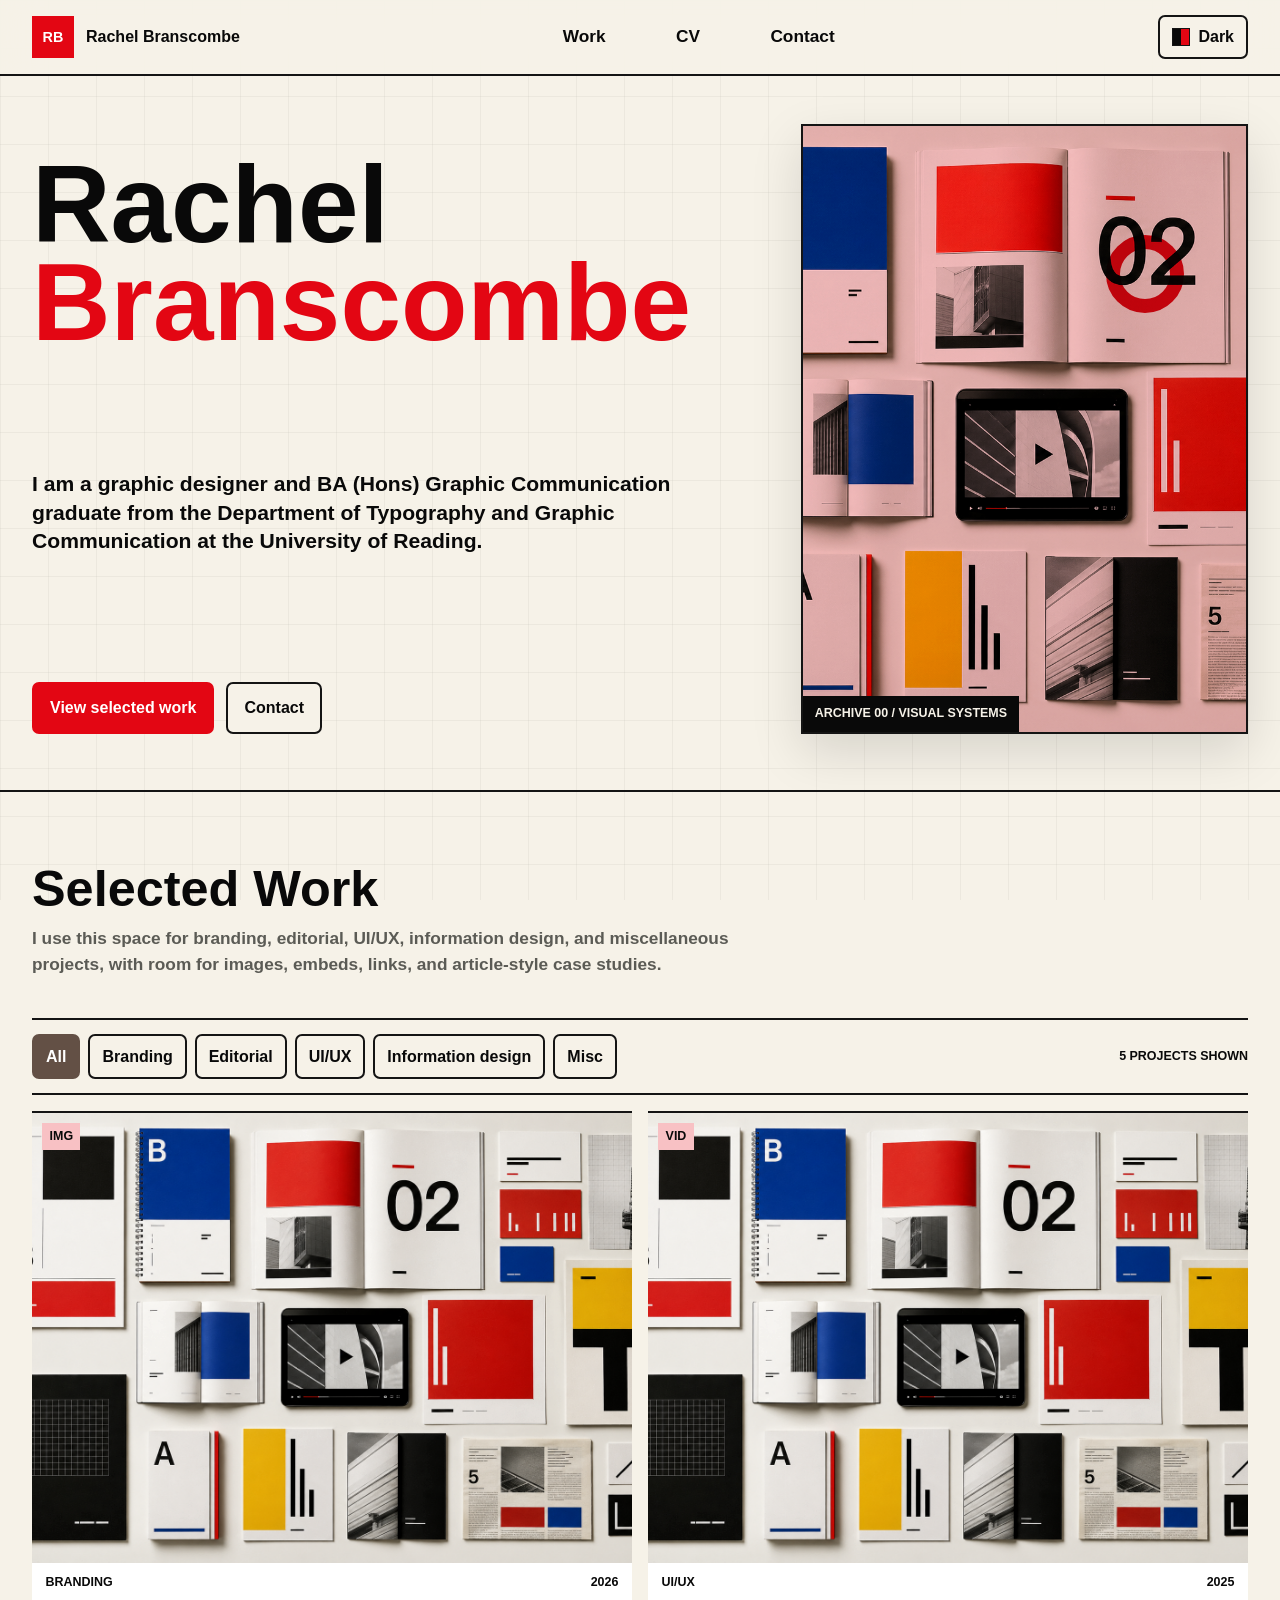
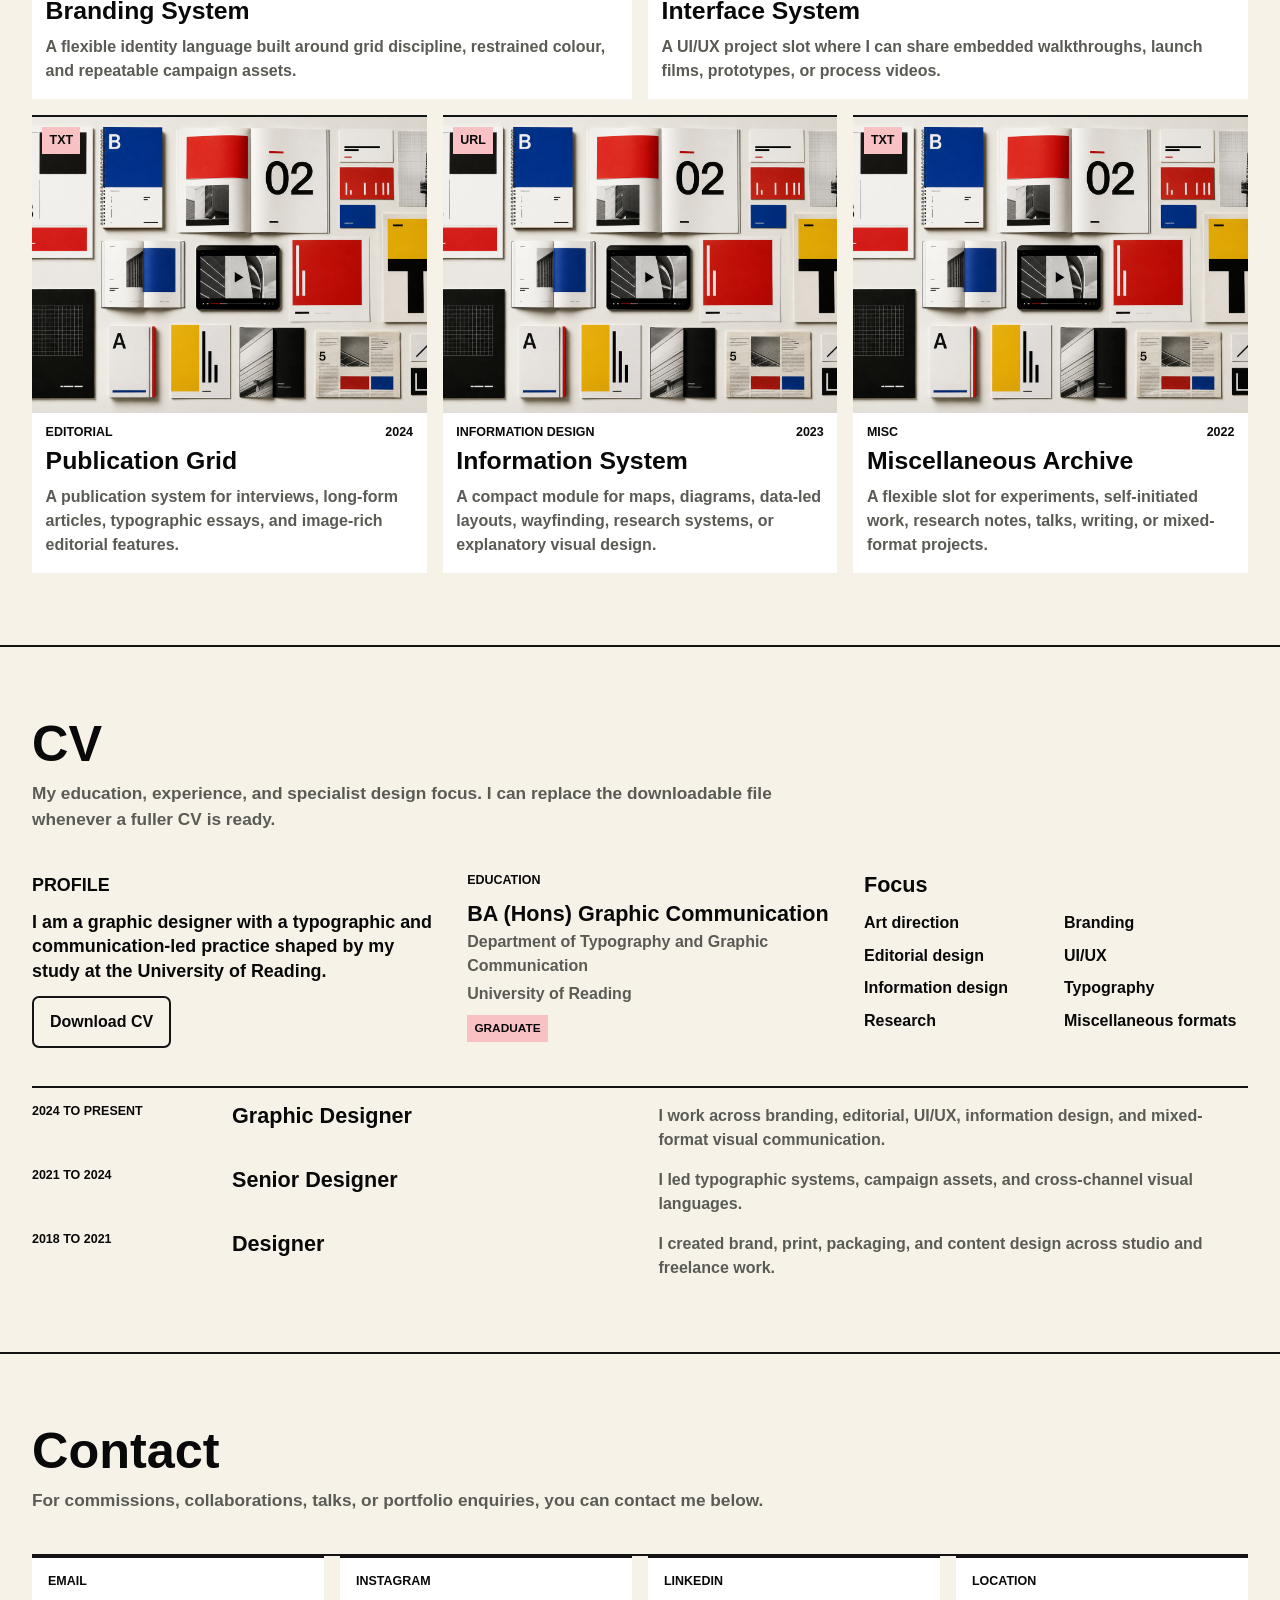
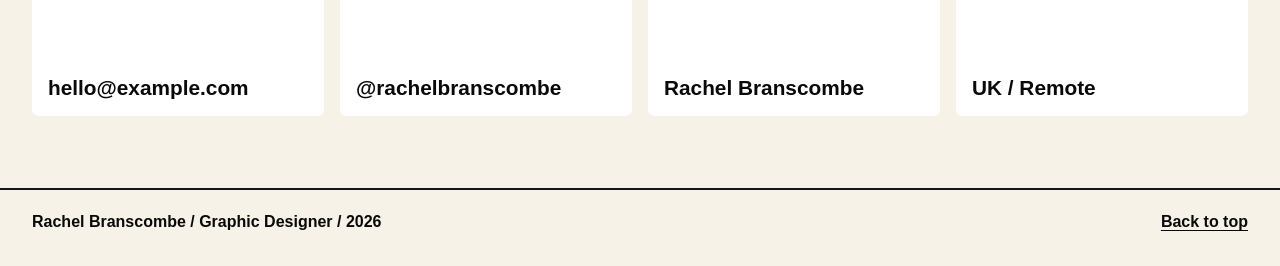
<file: index.html>
<!doctype html>
<html lang="en">
  <head>
    <meta charset="UTF-8" />
    <meta name="viewport" content="width=device-width, initial-scale=1.0" />
    <meta
      name="description"
      content="Graphic design portfolio for Rachel Branscombe, built as a modular Swiss modernist site."
    />
    <meta name="theme-color" content="#f6f2e8" />
    <title>Rachel Branscombe | Graphic Design Portfolio</title>
    <link rel="icon" href="./favicon.svg" type="image/svg+xml" />
    <link rel="preload" href="./content/images/swiss-portfolio-flatlay.png" as="image" />
    <link rel="stylesheet" href="./src/styles.css" />
    <script src="./content/site-data.js" defer></script>
    <script src="./src/app.js" defer></script>
  </head>
  <body>
    <a class="skip-link" href="#main">Skip to content</a>
    <header class="site-header" aria-label="Primary navigation">
      <a class="brand" href="#top" aria-label="Rachel Brans home">
        <span class="brand-mark" aria-hidden="true">RB</span>
        <span class="brand-wordmark">Rachel Branscombe</span>
      </a>
      <nav class="site-nav" id="site-nav" aria-label="Site sections"></nav>
      <button
        class="theme-toggle"
        id="theme-toggle"
        type="button"
        aria-label="Toggle color theme"
        aria-pressed="false"
      >
        <span class="theme-swatch" aria-hidden="true"></span>
        <span class="theme-label">Dark</span>
      </button>
    </header>

    <main id="main">
      <section class="hero" id="top" aria-labelledby="hero-title">
        <div class="hero-type">
          <h1 id="hero-title" class="hero-title"></h1>
          <p class="hero-copy" id="hero-copy"></p>
          <div class="hero-actions" id="hero-actions"></div>
        </div>

        <div class="hero-media" aria-labelledby="hero-media-title">
          <div class="media-frame">
            <img id="hero-image" src="" alt="" />
            <div class="pointer-target" aria-hidden="true"></div>
            <p class="media-index" id="hero-media-title"></p>
          </div>
        </div>
      </section>

      <section class="work section-shell" id="work" aria-labelledby="work-title">
        <div class="section-heading">
          <div>
            <h2 id="work-title">Selected Work</h2>
            <p id="work-intro"></p>
          </div>
        </div>
        <div class="work-toolbar" aria-label="Project filters">
          <div class="filter-list" id="project-filters"></div>
          <p class="result-count" id="result-count" aria-live="polite"></p>
        </div>
        <div class="project-grid" id="project-grid"></div>
      </section>

      <section class="cv section-shell" id="cv" aria-labelledby="cv-title">
        <div class="section-heading">
          <div>
            <h2 id="cv-title">CV</h2>
            <p id="cv-summary"></p>
          </div>
        </div>
        <div class="cv-layout">
          <div class="competencies" id="competencies"></div>
          <div class="cv-timeline" id="cv-timeline"></div>
        </div>
      </section>

      <section class="contact section-shell" id="contact" aria-labelledby="contact-title">
        <div class="section-heading">
          <div>
            <h2 id="contact-title">Contact</h2>
            <p id="contact-intro"></p>
          </div>
        </div>
        <div class="contact-grid" id="contact-grid"></div>
      </section>
    </main>

    <footer class="site-footer">
      <p id="footer-credit"></p>
      <a href="#top">Back to top</a>
    </footer>

    <dialog class="project-dialog" id="project-dialog" aria-labelledby="dialog-title">
      <button class="dialog-close" id="dialog-close" type="button" aria-label="Close project">
        <span aria-hidden="true">x</span>
      </button>
      <div class="dialog-content" id="dialog-content"></div>
    </dialog>
  </body>
</html>
</file>
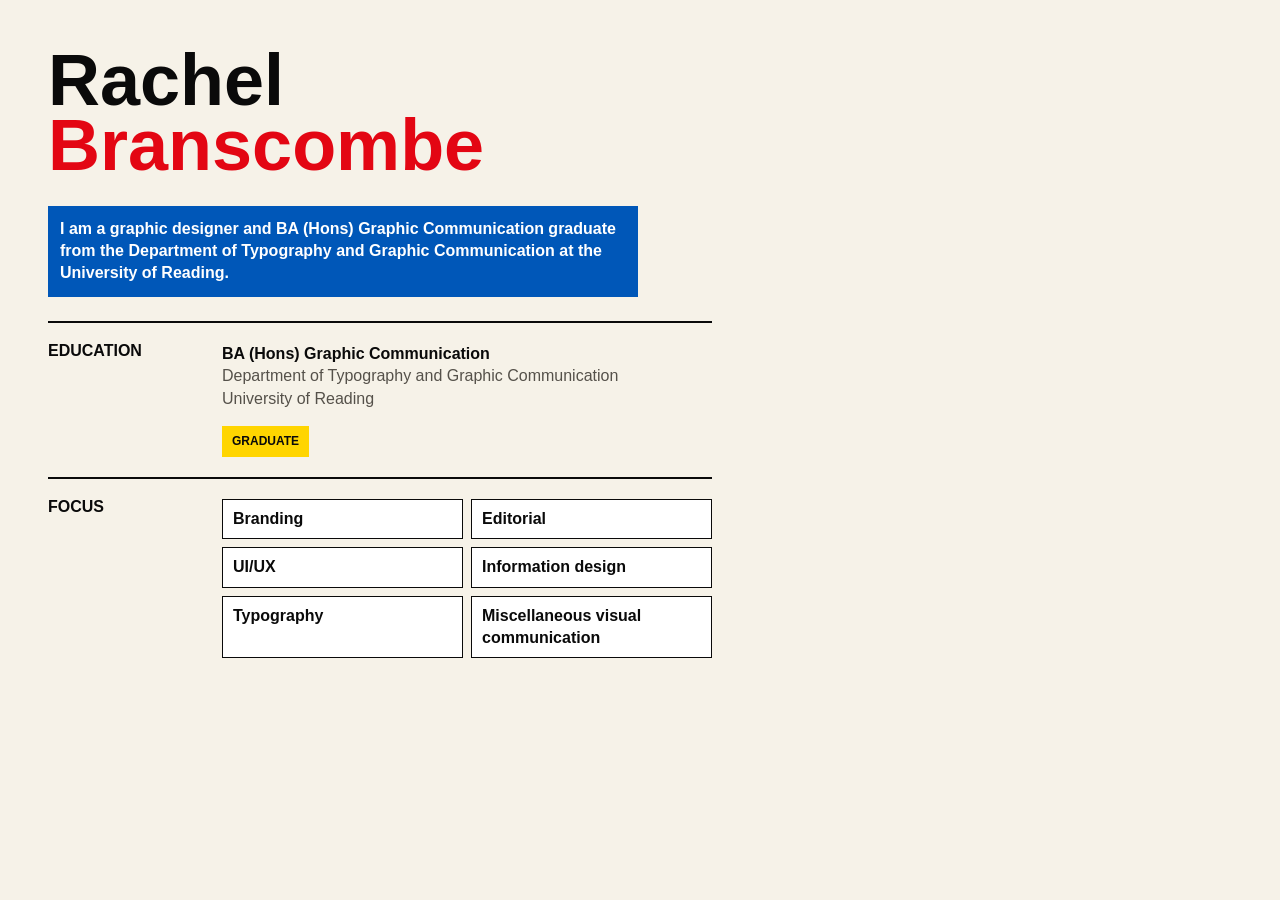
<file: content/cv/rachel-branscombe-cv.html>
<!doctype html>
<html lang="en">
  <head>
    <meta charset="UTF-8" />
    <meta name="viewport" content="width=device-width, initial-scale=1.0" />
    <title>Rachel Branscombe CV</title>
    <style>
      :root {
        --ink: #0a0a0a;
        --muted: #55514a;
        --paper: #f6f2e8;
        --red: #e30613;
        --blue: #0057b8;
        --yellow: #ffd500;
      }

      * {
        box-sizing: border-box;
      }

      body {
        margin: 0;
        background: var(--paper);
        color: var(--ink);
        font-family: "Helvetica Neue", Helvetica, Arial, sans-serif;
        line-height: 1.4;
      }

      main {
        max-width: 760px;
        min-height: 100vh;
        padding: 48px;
      }

      h1 {
        max-width: 9ch;
        margin: 0 0 28px;
        font-size: 72px;
        line-height: 0.9;
      }

      h1 span {
        display: block;
        color: var(--red);
      }

      h2 {
        margin: 0 0 12px;
        font-size: 16px;
        line-height: 1;
        text-transform: uppercase;
      }

      p {
        margin: 0;
      }

      section {
        display: grid;
        grid-template-columns: 150px 1fr;
        gap: 24px;
        padding: 20px 0;
        border-top: 2px solid var(--ink);
      }

      .intro {
        display: block;
        max-width: 590px;
        margin-bottom: 24px;
        padding: 12px;
        background: var(--blue);
        color: #fff;
        font-weight: 700;
      }

      .detail {
        font-weight: 700;
      }

      .muted {
        color: var(--muted);
      }

      ul {
        display: grid;
        grid-template-columns: repeat(2, minmax(0, 1fr));
        gap: 8px;
        margin: 0;
        padding: 0;
        list-style: none;
      }

      li {
        padding: 8px 10px;
        background: #fff;
        border: 1.5px solid var(--ink);
        font-weight: 700;
      }

      .marker {
        display: inline-block;
        margin-top: 16px;
        padding: 7px 10px;
        background: var(--yellow);
        color: var(--ink);
        font-size: 12px;
        font-weight: 900;
        text-transform: uppercase;
      }

      @page {
        size: A4;
        margin: 0;
      }
    </style>
  </head>
  <body>
    <main>
      <h1>Rachel <span>Branscombe</span></h1>
      <p class="intro">
        I am a graphic designer and BA (Hons) Graphic Communication graduate from the Department of
        Typography and Graphic Communication at the University of Reading.
      </p>

      <section>
        <h2>Education</h2>
        <div>
          <p class="detail">BA (Hons) Graphic Communication</p>
          <p class="muted">Department of Typography and Graphic Communication</p>
          <p class="muted">University of Reading</p>
          <p class="marker">Graduate</p>
        </div>
      </section>

      <section>
        <h2>Focus</h2>
        <ul>
          <li>Branding</li>
          <li>Editorial</li>
          <li>UI/UX</li>
          <li>Information design</li>
          <li>Typography</li>
          <li>Miscellaneous visual communication</li>
        </ul>
      </section>
    </main>
  </body>
</html>
</file>
<file: src/styles.css>
:root {
  color-scheme: light;
  --paper: #f6f2e8;
  --paper-soft: #ebe6da;
  --ink: #090909;
  --muted: #5b5b55;
  --line: #141414;
  --red: #e30613;
  --blue: #635045;
  --yellow: #f8c1c4;
  --focus: #635045;
  --theme-swatch-base: #090909;
  --grey: #cfcfc8;
  --surface: #ffffff;
  --shadow: 0 18px 48px rgba(9, 9, 9, 0.13);
  --header-height: 76px;
  --max-width: 1680px;
  --corner: 7px;
}

:root[data-theme="dark"] {
  color-scheme: dark;
  --paper: #111111;
  --paper-soft: #1d1d1a;
  --ink: #f7f2e8;
  --muted: #b7b3a8;
  --line: #f7f2e8;
  --surface: #181818;
  --grey: #3a3a36;
  --shadow: 0 18px 48px rgba(0, 0, 0, 0.42);
  --focus: #f8c1c4;
  --theme-swatch-base: #ffffff;
}

*,
*::before,
*::after {
  box-sizing: border-box;
}

html {
  scroll-behavior: smooth;
}

body {
  margin: 0;
  background: var(--paper);
  color: var(--ink);
  font-family:
    "Helvetica Neue",
    Helvetica,
    Arial,
    sans-serif;
  font-size: 1rem;
  line-height: 1.5;
  letter-spacing: 0;
}

body::before {
  position: fixed;
  inset: 0;
  z-index: -1;
  pointer-events: none;
  content: "";
  background-image:
    linear-gradient(to right, color-mix(in srgb, var(--ink) 8%, transparent) 1px, transparent 1px),
    linear-gradient(to bottom, color-mix(in srgb, var(--ink) 8%, transparent) 1px, transparent 1px);
  background-size: 48px 48px;
  opacity: 0.5;
}

img,
iframe {
  display: block;
  max-width: 100%;
}

a {
  color: inherit;
  text-decoration-thickness: 0.08em;
  text-underline-offset: 0.18em;
}

button,
a {
  -webkit-tap-highlight-color: transparent;
}

button {
  font: inherit;
}

:focus-visible {
  outline: 3px solid var(--focus);
  outline-offset: 4px;
}

.skip-link {
  position: fixed;
  top: 14px;
  left: 14px;
  z-index: 20;
  transform: translateY(-160%);
  background: var(--yellow);
  color: #090909;
  padding: 0.65rem 0.85rem;
  font-weight: 700;
}

.skip-link:focus {
  transform: translateY(0);
}

.site-header {
  position: sticky;
  top: 0;
  z-index: 10;
  display: grid;
  grid-template-columns: auto 1fr auto;
  align-items: center;
  gap: 1rem;
  min-height: var(--header-height);
  padding: 0 2rem;
  border-bottom: 2px solid var(--line);
  background: color-mix(in srgb, var(--paper) 92%, transparent);
  backdrop-filter: blur(18px);
}

.brand,
.site-nav,
.theme-toggle {
  display: flex;
  align-items: center;
}

.brand {
  gap: 0.75rem;
  font-weight: 600;
  text-decoration: none;
}

.brand-mark {
  display: grid;
  width: 42px;
  aspect-ratio: 1;
  place-items: center;
  background: var(--red);
  color: #fff;
  font-size: 0.9rem;
  line-height: 1;
}

.brand-wordmark {
  white-space: nowrap;
}

.site-nav {
  justify-content: center;
  gap: clamp(2.25rem, 5vw, 5.5rem);
}

.site-nav a {
  padding: 0.35rem 0.2rem;
  font-size: 1.08rem;
  font-weight: 600;
  text-decoration: none;
}

.theme-toggle {
  gap: 0.55rem;
  min-height: 44px;
  padding: 0 0.75rem;
  border: 2px solid var(--line);
  background: var(--paper);
  color: var(--ink);
  cursor: pointer;
  font-weight: 800;
  border-radius: var(--corner);
  transition:
    background 160ms ease,
    color 160ms ease,
    transform 160ms ease,
    box-shadow 160ms ease;
}

.theme-swatch {
  width: 18px;
  aspect-ratio: 1;
  background: linear-gradient(90deg, var(--theme-swatch-base) 0 50%, var(--red) 50% 100%);
  border: 1px solid var(--line);
}

.hero {
  position: relative;
  display: grid;
  grid-template-columns: minmax(0, 1.16fr) minmax(340px, 0.72fr);
  gap: 3rem;
  min-height: calc(88svh - var(--header-height));
  max-width: var(--max-width);
  margin: 0 auto;
  padding: 3rem 2rem 3.5rem;
  border-bottom: 2px solid var(--line);
  overflow: hidden;
  --pointer-x: 72%;
  --pointer-y: 38%;
}

.hero::after {
  position: absolute;
  width: 32px;
  height: 32px;
  top: calc(var(--pointer-y) - 16px);
  left: calc(var(--pointer-x) - 16px);
  z-index: -1;
  content: "";
  border: 2px solid var(--blue);
  opacity: 0.18;
  transform: rotate(45deg);
  transition: opacity 160ms ease;
}

.hero-type {
  display: flex;
  flex-direction: column;
  justify-content: space-between;
  min-width: 0;
  padding-top: 0.5rem;
}

.eyebrow,
.section-number,
.project-meta,
.project-type,
.result-count,
.index-count,
.project-meta-line,
.media-index,
.hero-meta dt,
.timeline-item p,
.contact-link span {
  margin: 0;
  font-size: 0.78rem;
  font-weight: 800;
  line-height: 1.25;
  text-transform: uppercase;
}

.eyebrow {
  display: inline-flex;
  width: fit-content;
  padding: 0.45rem 0.55rem;
  background: var(--blue);
  color: #fff;
  font-weight: 600;
}

.hero-title {
  margin: 1.5rem 0;
  font-size: clamp(4.6rem, 8vw, 7.7rem);
  line-height: 0.9;
  font-weight: 900;
  max-width: 9.6ch;
}

.title-line {
  display: block;
}

.title-line-2 {
  color: var(--red);
}

.hero-copy {
  max-width: 650px;
  margin: 0;
  font-size: 1.32rem;
  line-height: 1.36;
  font-weight: 700;
}

.hero-actions {
  display: flex;
  flex-wrap: wrap;
  gap: 0.75rem;
  margin-top: 2rem;
}

.button {
  display: inline-flex;
  align-items: center;
  justify-content: center;
  min-height: 46px;
  padding: 0.75rem 1rem;
  border: 2px solid var(--line);
  color: var(--ink);
  font-weight: 600;
  text-decoration: none;
  border-radius: var(--corner);
  transition:
    background 160ms ease,
    color 160ms ease,
    border-color 160ms ease,
    transform 160ms ease,
    box-shadow 160ms ease;
}

.button.primary {
  background: var(--red);
  color: #fff;
  border-color: var(--red);
}

.button.secondary {
  background: var(--paper);
}

.button:hover,
.button:focus-visible,
.filter-button:hover,
.filter-button:focus-visible,
.theme-toggle:hover,
.theme-toggle:focus-visible {
  transform: translateY(-2px);
  box-shadow: 0 6px 0 color-mix(in srgb, var(--ink) 18%, transparent);
}

.button.secondary:hover,
.button.secondary:focus-visible,
.theme-toggle:hover,
.theme-toggle:focus-visible {
  background: var(--yellow);
  color: #090909;
}

.filter-button:hover:not([aria-pressed="true"]),
.filter-button:focus-visible:not([aria-pressed="true"]) {
  background: var(--yellow);
  color: #090909;
}

.button.primary:hover,
.button.primary:focus-visible,
.filter-button[aria-pressed="true"],
.filter-button.is-selected {
  background: var(--blue);
  color: #fff;
  border-color: var(--blue);
}

.button.is-selected,
.theme-toggle.is-selected,
.contact-link.is-selected {
  box-shadow:
    inset 0 0 0 3px var(--yellow),
    0 6px 0 color-mix(in srgb, var(--ink) 18%, transparent);
}

.hero-media {
  align-self: stretch;
  display: grid;
  gap: 1rem;
  grid-template-rows: 1fr;
  min-width: 0;
}

.media-frame {
  position: relative;
  min-height: 100%;
  border: 2px solid var(--line);
  background: var(--yellow);
  box-shadow: var(--shadow);
  overflow: hidden;
}

.media-frame img {
  width: 100%;
  height: 100%;
  object-fit: cover;
  mix-blend-mode: multiply;
  filter: saturate(1.08) contrast(1.04);
}

:root[data-theme="dark"] .media-frame img {
  mix-blend-mode: normal;
}

.media-index {
  position: absolute;
  left: 0;
  bottom: 0;
  max-width: 78%;
  padding: 0.65rem 0.75rem;
  background: var(--ink);
  color: var(--paper);
}

.pointer-target {
  position: absolute;
  top: 18%;
  right: 14%;
  width: 78px;
  aspect-ratio: 1;
  border: 14px solid var(--red);
  border-radius: 50%;
  mix-blend-mode: multiply;
  animation: marker-pulse 5.5s ease-in-out infinite;
}

.section-shell {
  max-width: var(--max-width);
  margin: 0 auto;
  padding: 4.5rem 2rem;
  border-bottom: 2px solid var(--line);
}

.section-heading {
  display: grid;
  grid-template-columns: minmax(0, 1fr);
  gap: 1.5rem;
  align-items: start;
  margin-bottom: 2.5rem;
}

.section-heading h2 {
  margin: 0;
  font-size: 3.15rem;
  line-height: 1;
}

.section-heading p:last-child {
  max-width: 760px;
  margin: 0.75rem 0 0;
  color: var(--muted);
  font-size: 1.08rem;
  font-weight: 700;
}

.section-number {
  display: grid;
  width: 54px;
  aspect-ratio: 1;
  place-items: center;
  background: var(--yellow);
  color: #090909;
  border: 2px solid var(--line);
}

.work-toolbar {
  display: flex;
  align-items: center;
  justify-content: space-between;
  gap: 1rem;
  margin-bottom: 1rem;
  padding: 0.85rem 0;
  border-top: 2px solid var(--line);
  border-bottom: 2px solid var(--line);
}

.filter-list {
  display: flex;
  flex-wrap: wrap;
  gap: 0.5rem;
}

.filter-button {
  min-height: 42px;
  border: 2px solid var(--line);
  background: var(--paper);
  color: var(--ink);
  padding: 0.55rem 0.75rem;
  cursor: pointer;
  font-weight: 600;
  border-radius: var(--corner);
  transition:
    background 160ms ease,
    color 160ms ease,
    border-color 160ms ease,
    transform 160ms ease,
    box-shadow 160ms ease;
}

.project-grid {
  display: grid;
  grid-template-columns: repeat(12, 1fr);
  gap: 1rem;
}

.project-card {
  display: grid;
  grid-column: span 4;
  grid-template-rows: auto auto auto 1fr;
  min-height: 100%;
  padding: 0;
  border: 0;
  border-top: 2px solid var(--line);
  background: var(--surface);
  color: var(--ink);
  text-align: left;
  cursor: pointer;
  transition:
    transform 180ms ease,
    box-shadow 180ms ease,
    background 180ms ease;
}

.project-card:nth-child(1),
.project-card:nth-child(2) {
  grid-column: span 6;
}

.project-card:hover,
.project-card:focus-visible {
  transform: translateY(-4px);
  box-shadow: var(--shadow);
}

.project-image {
  position: relative;
  display: block;
  aspect-ratio: 4 / 3;
  overflow: hidden;
  background: var(--grey);
}

.project-image img {
  width: 100%;
  height: 100%;
  object-fit: cover;
  filter: saturate(0.95) contrast(1.05);
  transition: transform 450ms ease;
}

.project-card:hover .project-image img,
.project-card:focus-visible .project-image img {
  transform: scale(1.04);
}

.project-type {
  position: absolute;
  top: 0.65rem;
  left: 0.65rem;
  padding: 0.35rem 0.45rem;
  background: var(--yellow);
  color: #090909;
}

.project-meta {
  display: flex;
  justify-content: space-between;
  gap: 1rem;
  padding: 0.75rem 0.85rem 0;
}

.project-title {
  display: block;
  padding: 0.45rem 0.85rem 0;
  font-size: 1.55rem;
  line-height: 1.08;
  font-weight: 900;
}

.project-summary {
  display: block;
  padding: 0.65rem 0.85rem 1rem;
  color: var(--muted);
  font-weight: 700;
}

.cv-layout {
  display: grid;
  grid-template-columns: 1fr;
  gap: 2.4rem;
}

.competencies {
  display: grid;
  grid-template-columns: 1.05fr 0.95fr 1fr;
  gap: 2rem;
}

.cv-timeline {
  border-top: 2px solid var(--line);
}

.cv-profile,
.education-list,
.focus-panel {
  display: grid;
  gap: 0.8rem;
  align-content: start;
  min-height: 0;
  padding: 0;
  border: 0;
  background: transparent;
}

.cv-profile p {
  margin: 0;
  font-size: 1.12rem;
  font-weight: 800;
  line-height: 1.35;
}

.cv-profile .button {
  justify-self: start;
  align-self: end;
}

.education-item {
  display: grid;
  gap: 0.25rem;
  padding: 0;
  border: 0;
  background: transparent;
}

.education-item h3 {
  margin: 0;
  font-size: 1.35rem;
  line-height: 1.12;
}

.education-item p,
.education-item span {
  margin: 0;
  color: var(--muted);
  font-weight: 800;
}

.education-item span {
  width: fit-content;
  margin-top: 0.35rem;
  padding: 0.28rem 0.45rem;
  background: var(--yellow);
  color: #090909;
  text-transform: uppercase;
  font-size: 0.74rem;
}

.competency-header {
  display: flex;
  align-items: center;
  justify-content: space-between;
  gap: 1rem;
  padding: 0;
  border-bottom: 0;
}

.competency-header h3,
.timeline-item h3 {
  margin: 0;
  font-size: 1.35rem;
  line-height: 1.15;
}

.competencies ul {
  display: grid;
  grid-template-columns: repeat(2, 1fr);
  gap: 0.55rem 1rem;
  padding: 0;
  margin: 0;
  list-style: none;
  border-top: 0;
}

.competencies li {
  min-height: auto;
  padding: 0;
  border-bottom: 0;
  font-weight: 800;
}

.timeline-item {
  display: grid;
  grid-template-columns: 180px minmax(0, 1fr) minmax(0, 1.45fr);
  gap: 1.25rem;
  padding: 1rem 0 0;
  border-bottom: 0;
}

.timeline-item span {
  color: var(--muted);
  font-weight: 700;
}

.contact-grid {
  display: grid;
  grid-template-columns: repeat(4, 1fr);
  border-top: 2px solid var(--line);
  gap: 1rem;
}

.contact-link {
  display: flex;
  min-height: 160px;
  flex-direction: column;
  justify-content: space-between;
  padding: 1rem;
  border: 0;
  border-top: 2px solid var(--line);
  background: var(--surface);
  text-decoration: none;
  border-radius: 0 0 var(--corner) var(--corner);
}

.contact-link:hover,
.contact-link:focus-visible {
  background: var(--yellow);
  color: #090909;
}

.contact-link strong {
  font-size: 1.3rem;
  line-height: 1.15;
}

.site-footer {
  display: flex;
  justify-content: space-between;
  gap: 1rem;
  max-width: var(--max-width);
  margin: 0 auto;
  padding: 1.25rem 2rem 2rem;
  font-weight: 800;
}

.site-footer p {
  margin: 0;
}

.project-dialog {
  width: min(1120px, calc(100% - 2rem));
  max-height: min(780px, calc(100dvh - 2rem));
  padding: 0;
  border: 2px solid var(--line);
  background: var(--paper);
  color: var(--ink);
  box-shadow: var(--shadow);
  border-radius: var(--corner);
}

.project-dialog::backdrop {
  background: rgba(0, 0, 0, 0.58);
}

.dialog-close {
  position: absolute;
  top: 0.8rem;
  right: 0.8rem;
  z-index: 2;
  display: grid;
  width: 44px;
  aspect-ratio: 1;
  place-items: center;
  border: 2px solid var(--line);
  background: var(--yellow);
  color: #090909;
  cursor: pointer;
  font-weight: 900;
  border-radius: var(--corner);
}

.dialog-content {
  display: grid;
  grid-template-columns: minmax(0, 1.2fr) minmax(320px, 0.8fr);
  min-height: 560px;
}

.dialog-media {
  background: var(--grey);
  border-right: 2px solid var(--line);
}

.dialog-media img,
.dialog-media iframe {
  width: 100%;
  height: 100%;
  min-height: 560px;
  object-fit: cover;
  border: 0;
}

.dialog-copy {
  display: flex;
  flex-direction: column;
  justify-content: flex-end;
  gap: 1rem;
  padding: 4rem 1.35rem 1.35rem;
}

.dialog-copy h2 {
  margin: 0;
  font-size: 2.5rem;
  line-height: 0.98;
}

.dialog-copy p {
  margin: 0;
  font-weight: 700;
}

.dialog-links {
  display: flex;
  flex-wrap: wrap;
  gap: 0.65rem;
}

@keyframes marker-pulse {
  0%,
  100% {
    transform: scale(1);
  }
  50% {
    transform: scale(0.82);
  }
}

@media (min-width: 1180px) {
  .hero-title {
    font-size: clamp(6.8rem, 8vw, 8rem);
  }
}

@media (max-width: 1100px) {
  .hero {
    grid-template-columns: 1fr;
    min-height: auto;
  }

  .hero-type {
    display: block;
  }

  .hero-title {
    font-size: 6.4rem;
  }

  .hero-media {
    grid-template-columns: minmax(0, 1fr);
  }

  .project-card,
  .project-card:nth-child(1),
  .project-card:nth-child(2) {
    grid-column: span 6;
  }

  .contact-grid {
    grid-template-columns: repeat(2, 1fr);
  }

  .cv-layout,
  .dialog-content {
    grid-template-columns: 1fr;
  }

  .competencies {
    grid-template-columns: 1fr 1fr;
  }

  .focus-panel {
    grid-column: 1 / -1;
  }

  .dialog-media {
    border-right: 0;
    border-bottom: 2px solid var(--line);
  }
}

@media (max-width: 760px) {
  :root {
    --header-height: 64px;
  }

  body::before {
    background-size: 36px 36px;
  }

  .site-header {
    grid-template-columns: auto 1fr auto;
    padding: 0.65rem 1rem;
  }

  .site-nav {
    grid-column: 1 / -1;
    grid-row: 2;
    justify-content: flex-start;
    overflow-x: auto;
    padding-bottom: 0.2rem;
  }

  .theme-toggle {
    grid-column: 3;
    grid-row: 1;
    justify-self: end;
    min-width: 44px;
  }

  .brand-wordmark {
    display: none;
  }

  .hero,
  .section-shell {
    padding: 1.6rem 1rem;
  }

  .hero-title {
    font-size: 4.35rem;
  }

  .hero-copy {
    font-size: 1.08rem;
  }

  .media-frame {
    min-height: 240px;
  }

  .section-heading,
  .timeline-item {
    grid-template-columns: 1fr;
  }

  .competencies {
    grid-template-columns: 1fr;
  }

  .cv-profile,
  .education-list,
  .focus-panel {
    min-height: auto;
  }

  .work-toolbar {
    align-items: flex-start;
    flex-direction: column;
  }

  .project-card,
  .project-card:nth-child(1),
  .project-card:nth-child(2) {
    grid-column: 1 / -1;
  }

  .section-heading h2 {
    font-size: 2.35rem;
  }

  .contact-grid,
  .competencies ul {
    grid-template-columns: 1fr;
  }

  .dialog-media img,
  .dialog-media iframe {
    min-height: 320px;
  }

  .dialog-copy h2 {
    font-size: 2rem;
  }

  .site-footer {
    flex-direction: column;
    padding: 1.25rem 1rem 2rem;
  }
}

@media (max-width: 430px) {
  .hero-title {
    margin: 1rem 0 0.8rem;
    font-size: 3.1rem;
  }

  .hero-copy {
    font-size: 0.96rem;
    line-height: 1.3;
  }

  .theme-label {
    display: none;
  }

  .filter-button {
    width: 100%;
  }

  .hero-actions {
    display: grid;
    grid-template-columns: 1fr 1fr;
    gap: 0.5rem;
    margin-top: 0.9rem;
  }

  .hero-actions .button {
    min-height: 42px;
    padding: 0.55rem 0.45rem;
    font-size: 0.94rem;
  }

  .media-frame {
    min-height: 170px;
  }

  .hero-media {
    gap: 0.6rem;
  }

  .media-index {
    max-width: 92%;
    padding: 0.5rem 0.55rem;
  }

  .pointer-target {
    width: 58px;
    border-width: 10px;
  }
}

@media (prefers-reduced-motion: reduce) {
  *,
  *::before,
  *::after {
    animation-duration: 0.01ms !important;
    animation-iteration-count: 1 !important;
    scroll-behavior: auto !important;
    transition-duration: 0.01ms !important;
  }
}

.reduced-motion .hero::after {
  display: none;
}
</file>
